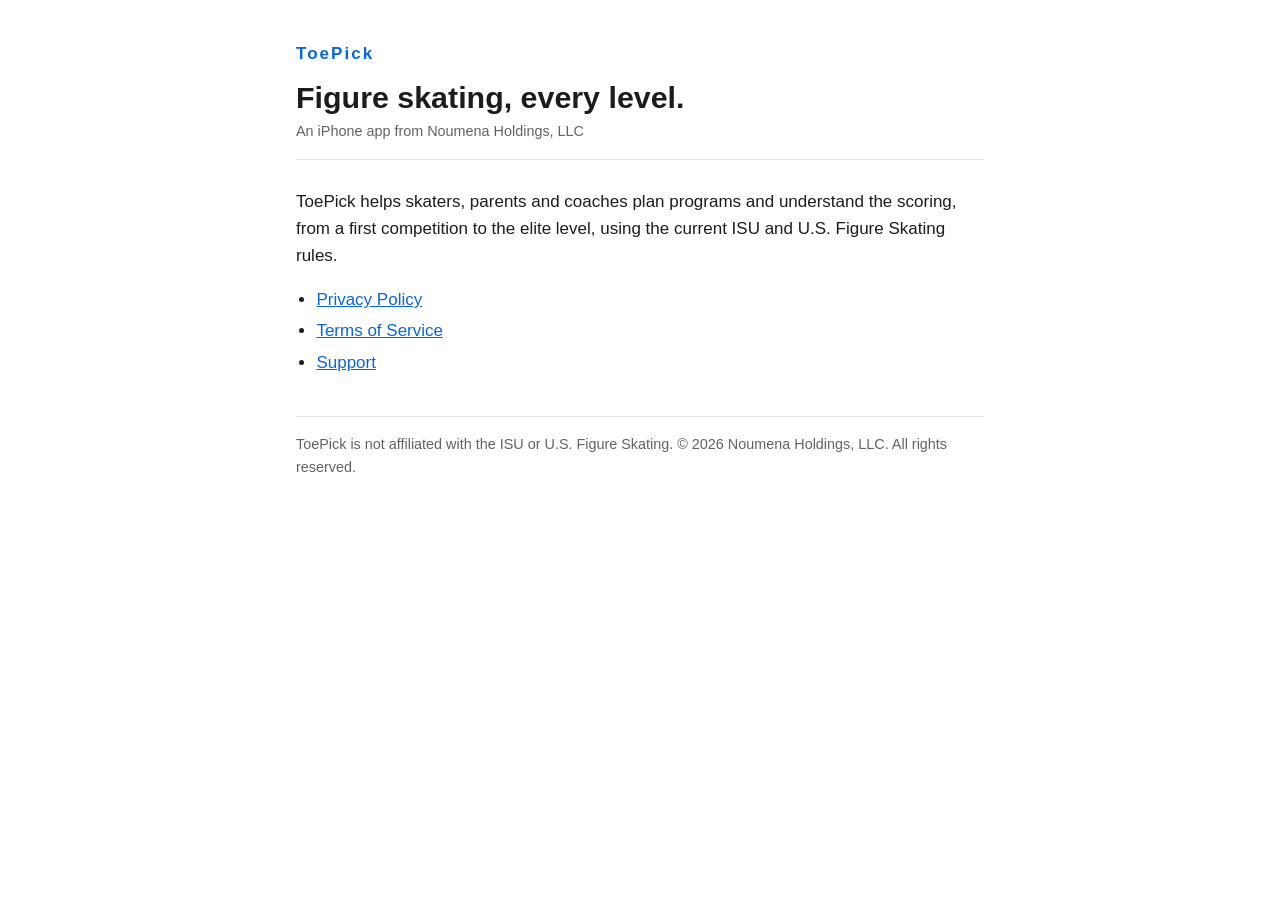
<file: index.html>
<!doctype html>
<!-- ToePick · Copyright © 2026 Noumena Holdings, LLC. All rights reserved. -->
<html lang="en">
<head>
<meta charset="utf-8">
<meta name="viewport" content="width=device-width, initial-scale=1">
<title>ToePick Figure Skating</title>
<link rel="stylesheet" href="style.css">
</head>
<body>
<main>
<header>
  <span class="brand">ToePick</span>
  <h1>Figure skating, every level.</h1>
  <p class="meta">An iPhone app from Noumena Holdings, LLC</p>
</header>

<p>ToePick helps skaters, parents and coaches plan programs and understand the scoring, from a first competition to the elite level, using the current ISU and U.S. Figure Skating rules.</p>

<ul>
  <li><a href="privacy.html">Privacy Policy</a></li>
  <li><a href="terms.html">Terms of Service</a></li>
  <li><a href="support.html">Support</a></li>
</ul>

<footer>ToePick is not affiliated with the ISU or U.S. Figure Skating. © 2026 Noumena Holdings, LLC. All rights reserved.</footer>
</main>
</body>
</html>
</file>
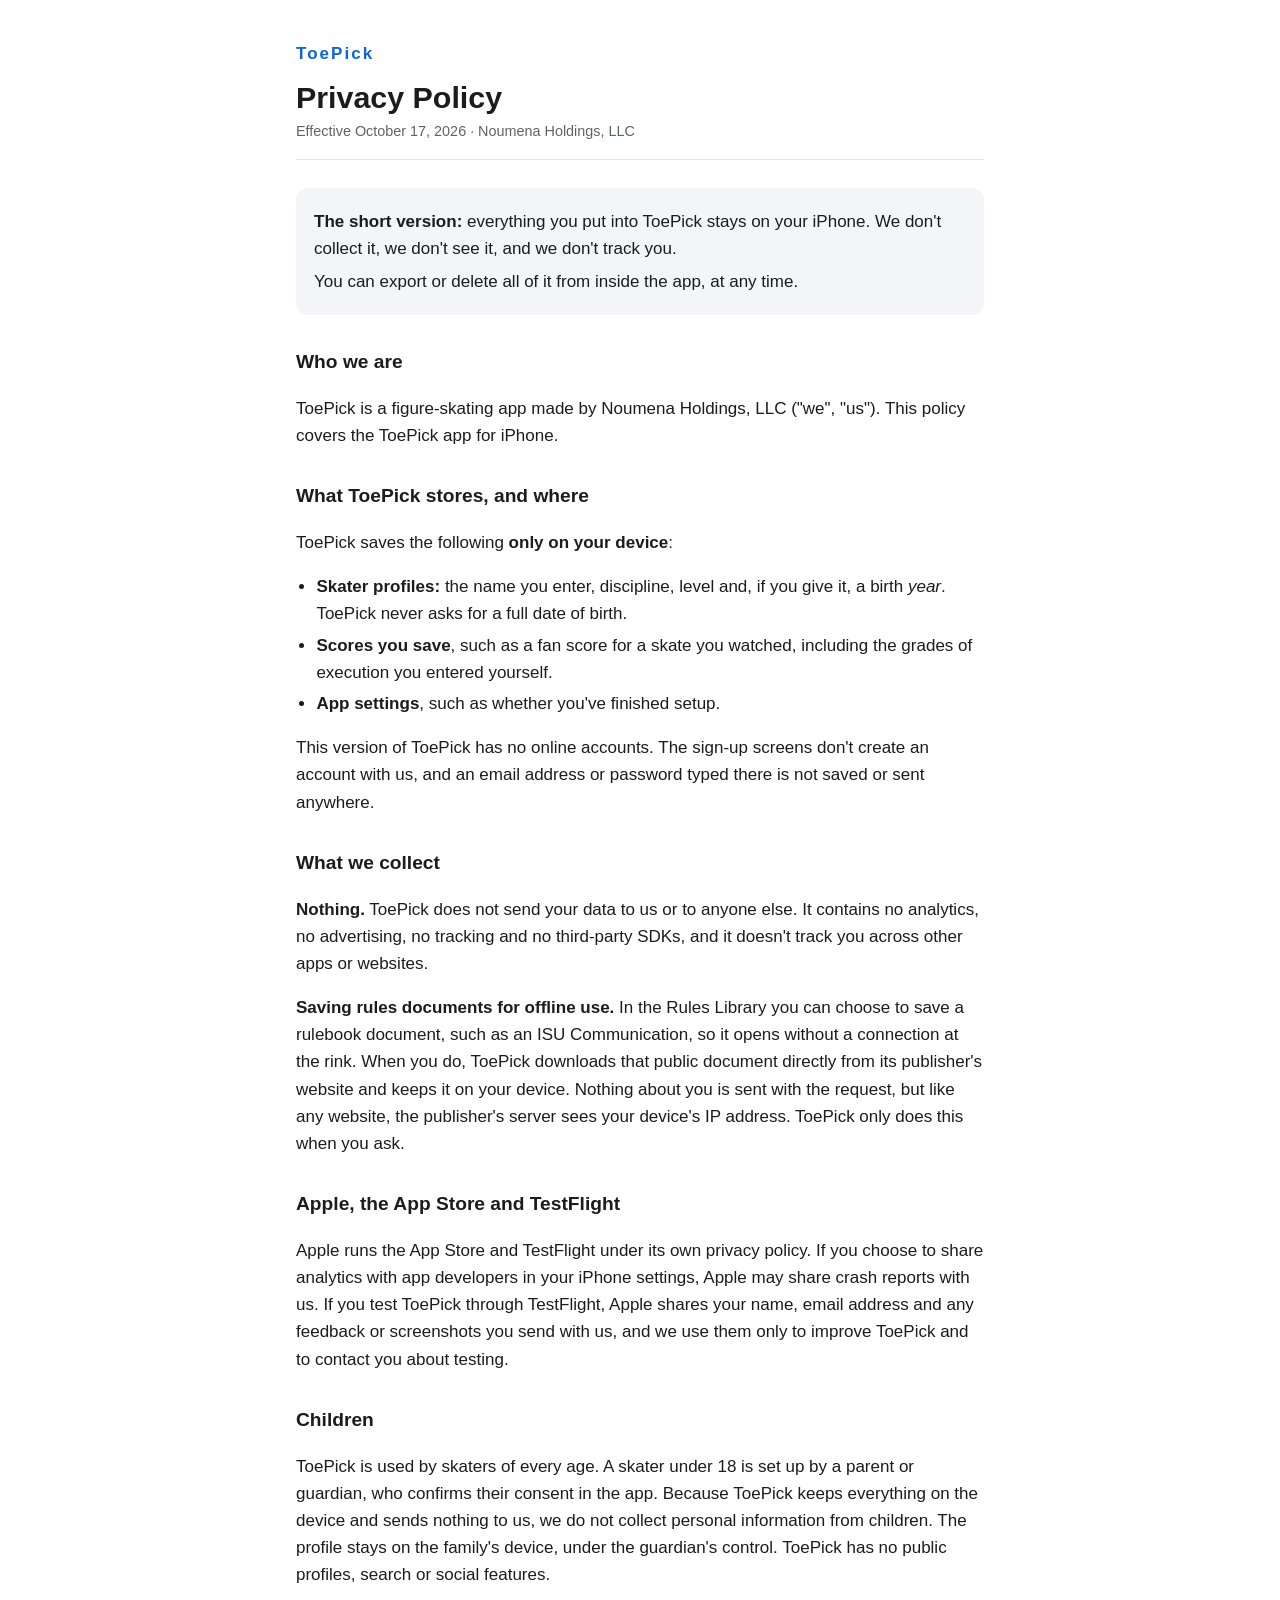
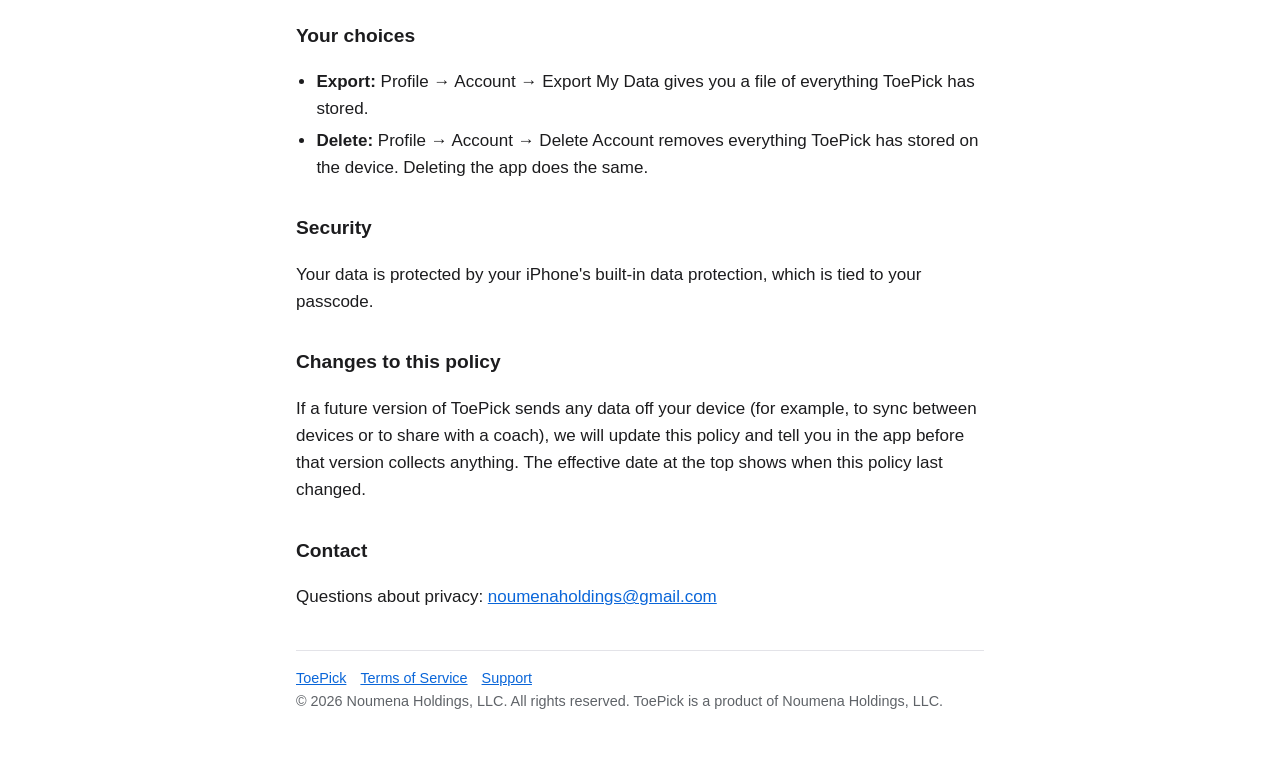
<file: privacy.html>
<!doctype html>
<!-- ToePick · Copyright © 2026 Noumena Holdings, LLC. All rights reserved. -->
<html lang="en">
<head>
<meta charset="utf-8">
<meta name="viewport" content="width=device-width, initial-scale=1">
<title>ToePick Privacy Policy</title>
<link rel="stylesheet" href="style.css">
</head>
<body>
<main>
<header>
  <a class="brand" href="./">ToePick</a>
  <h1>Privacy Policy</h1>
  <p class="meta">Effective October 17, 2026 · Noumena Holdings, LLC</p>
</header>

<div class="summary">
  <p><strong>The short version:</strong> everything you put into ToePick stays on your iPhone. We don't collect it, we don't see it, and we don't track you.</p>
  <p>You can export or delete all of it from inside the app, at any time.</p>
</div>

<h2>Who we are</h2>
<p>ToePick is a figure-skating app made by Noumena Holdings, LLC ("we", "us"). This policy covers the ToePick app for iPhone.</p>

<h2>What ToePick stores, and where</h2>
<p>ToePick saves the following <strong>only on your device</strong>:</p>
<ul>
  <li><strong>Skater profiles:</strong> the name you enter, discipline, level and, if you give it, a birth <em>year</em>. ToePick never asks for a full date of birth.</li>
  <li><strong>Scores you save</strong>, such as a fan score for a skate you watched, including the grades of execution you entered yourself.</li>
  <li><strong>App settings</strong>, such as whether you've finished setup.</li>
</ul>
<p>This version of ToePick has no online accounts. The sign-up screens don't create an account with us, and an email address or password typed there is not saved or sent anywhere.</p>

<h2>What we collect</h2>
<p><strong>Nothing.</strong> ToePick does not send your data to us or to anyone else. It contains no analytics, no advertising, no tracking and no third-party SDKs, and it doesn't track you across other apps or websites.</p>
<p><strong>Saving rules documents for offline use.</strong> In the Rules Library you can choose to save a rulebook document, such as an ISU Communication, so it opens without a connection at the rink. When you do, ToePick downloads that public document directly from its publisher's website and keeps it on your device. Nothing about you is sent with the request, but like any website, the publisher's server sees your device's IP address. ToePick only does this when you ask.</p>

<h2>Apple, the App Store and TestFlight</h2>
<p>Apple runs the App Store and TestFlight under its own privacy policy. If you choose to share analytics with app developers in your iPhone settings, Apple may share crash reports with us. If you test ToePick through TestFlight, Apple shares your name, email address and any feedback or screenshots you send with us, and we use them only to improve ToePick and to contact you about testing.</p>

<h2>Children</h2>
<p>ToePick is used by skaters of every age. A skater under 18 is set up by a parent or guardian, who confirms their consent in the app. Because ToePick keeps everything on the device and sends nothing to us, we do not collect personal information from children. The profile stays on the family's device, under the guardian's control. ToePick has no public profiles, search or social features.</p>

<h2>Your choices</h2>
<ul>
  <li><strong>Export:</strong> Profile → Account → Export My Data gives you a file of everything ToePick has stored.</li>
  <li><strong>Delete:</strong> Profile → Account → Delete Account removes everything ToePick has stored on the device. Deleting the app does the same.</li>
</ul>

<h2>Security</h2>
<p>Your data is protected by your iPhone's built-in data protection, which is tied to your passcode.</p>

<h2>Changes to this policy</h2>
<p>If a future version of ToePick sends any data off your device (for example, to sync between devices or to share with a coach), we will update this policy and tell you in the app before that version collects anything. The effective date at the top shows when this policy last changed.</p>

<h2>Contact</h2>
<p>Questions about privacy: <a href="mailto:noumenaholdings@gmail.com">noumenaholdings@gmail.com</a></p>

<footer>
  <a href="./">ToePick</a><a href="terms.html">Terms of Service</a><a href="support.html">Support</a>
<p class="meta">© 2026 Noumena Holdings, LLC. All rights reserved. ToePick is a product of Noumena Holdings, LLC.</p>
</footer>
</main>
</body>
</html>
</file>
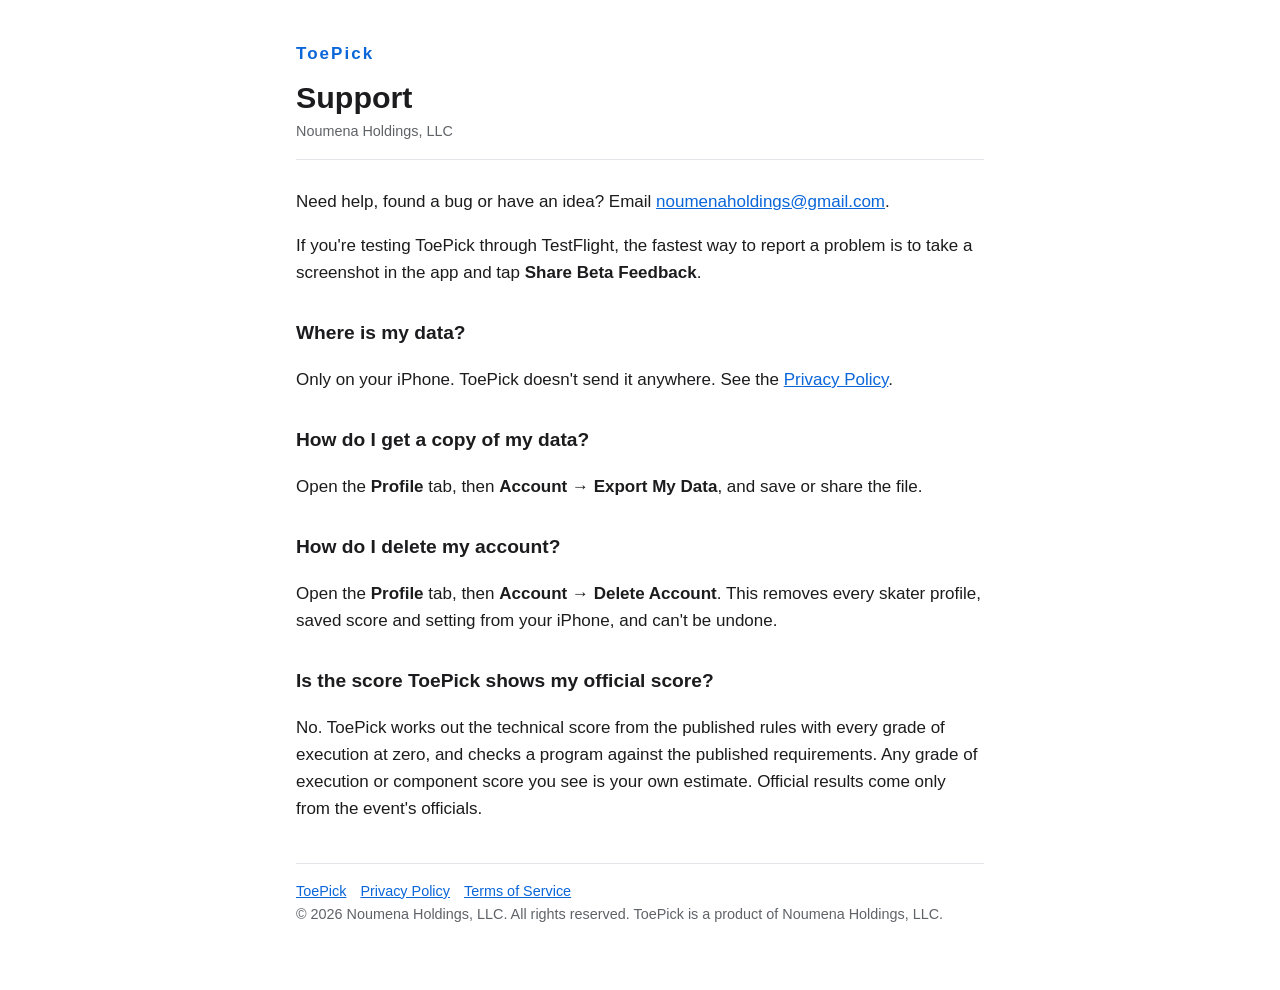
<file: support.html>
<!doctype html>
<!-- ToePick · Copyright © 2026 Noumena Holdings, LLC. All rights reserved. -->
<html lang="en">
<head>
<meta charset="utf-8">
<meta name="viewport" content="width=device-width, initial-scale=1">
<title>ToePick Support</title>
<link rel="stylesheet" href="style.css">
</head>
<body>
<main>
<header>
  <a class="brand" href="./">ToePick</a>
  <h1>Support</h1>
  <p class="meta">Noumena Holdings, LLC</p>
</header>

<p>Need help, found a bug or have an idea? Email <a href="mailto:noumenaholdings@gmail.com">noumenaholdings@gmail.com</a>.</p>
<p>If you're testing ToePick through TestFlight, the fastest way to report a problem is to take a screenshot in the app and tap <strong>Share Beta Feedback</strong>.</p>

<h2>Where is my data?</h2>
<p>Only on your iPhone. ToePick doesn't send it anywhere. See the <a href="privacy.html">Privacy Policy</a>.</p>

<h2>How do I get a copy of my data?</h2>
<p>Open the <strong>Profile</strong> tab, then <strong>Account → Export My Data</strong>, and save or share the file.</p>

<h2>How do I delete my account?</h2>
<p>Open the <strong>Profile</strong> tab, then <strong>Account → Delete Account</strong>. This removes every skater profile, saved score and setting from your iPhone, and can't be undone.</p>

<h2>Is the score ToePick shows my official score?</h2>
<p>No. ToePick works out the technical score from the published rules with every grade of execution at zero, and checks a program against the published requirements. Any grade of execution or component score you see is your own estimate. Official results come only from the event's officials.</p>

<footer>
  <a href="./">ToePick</a><a href="privacy.html">Privacy Policy</a><a href="terms.html">Terms of Service</a>
<p class="meta">© 2026 Noumena Holdings, LLC. All rights reserved. ToePick is a product of Noumena Holdings, LLC.</p>
</footer>
</main>
</body>
</html>
</file>
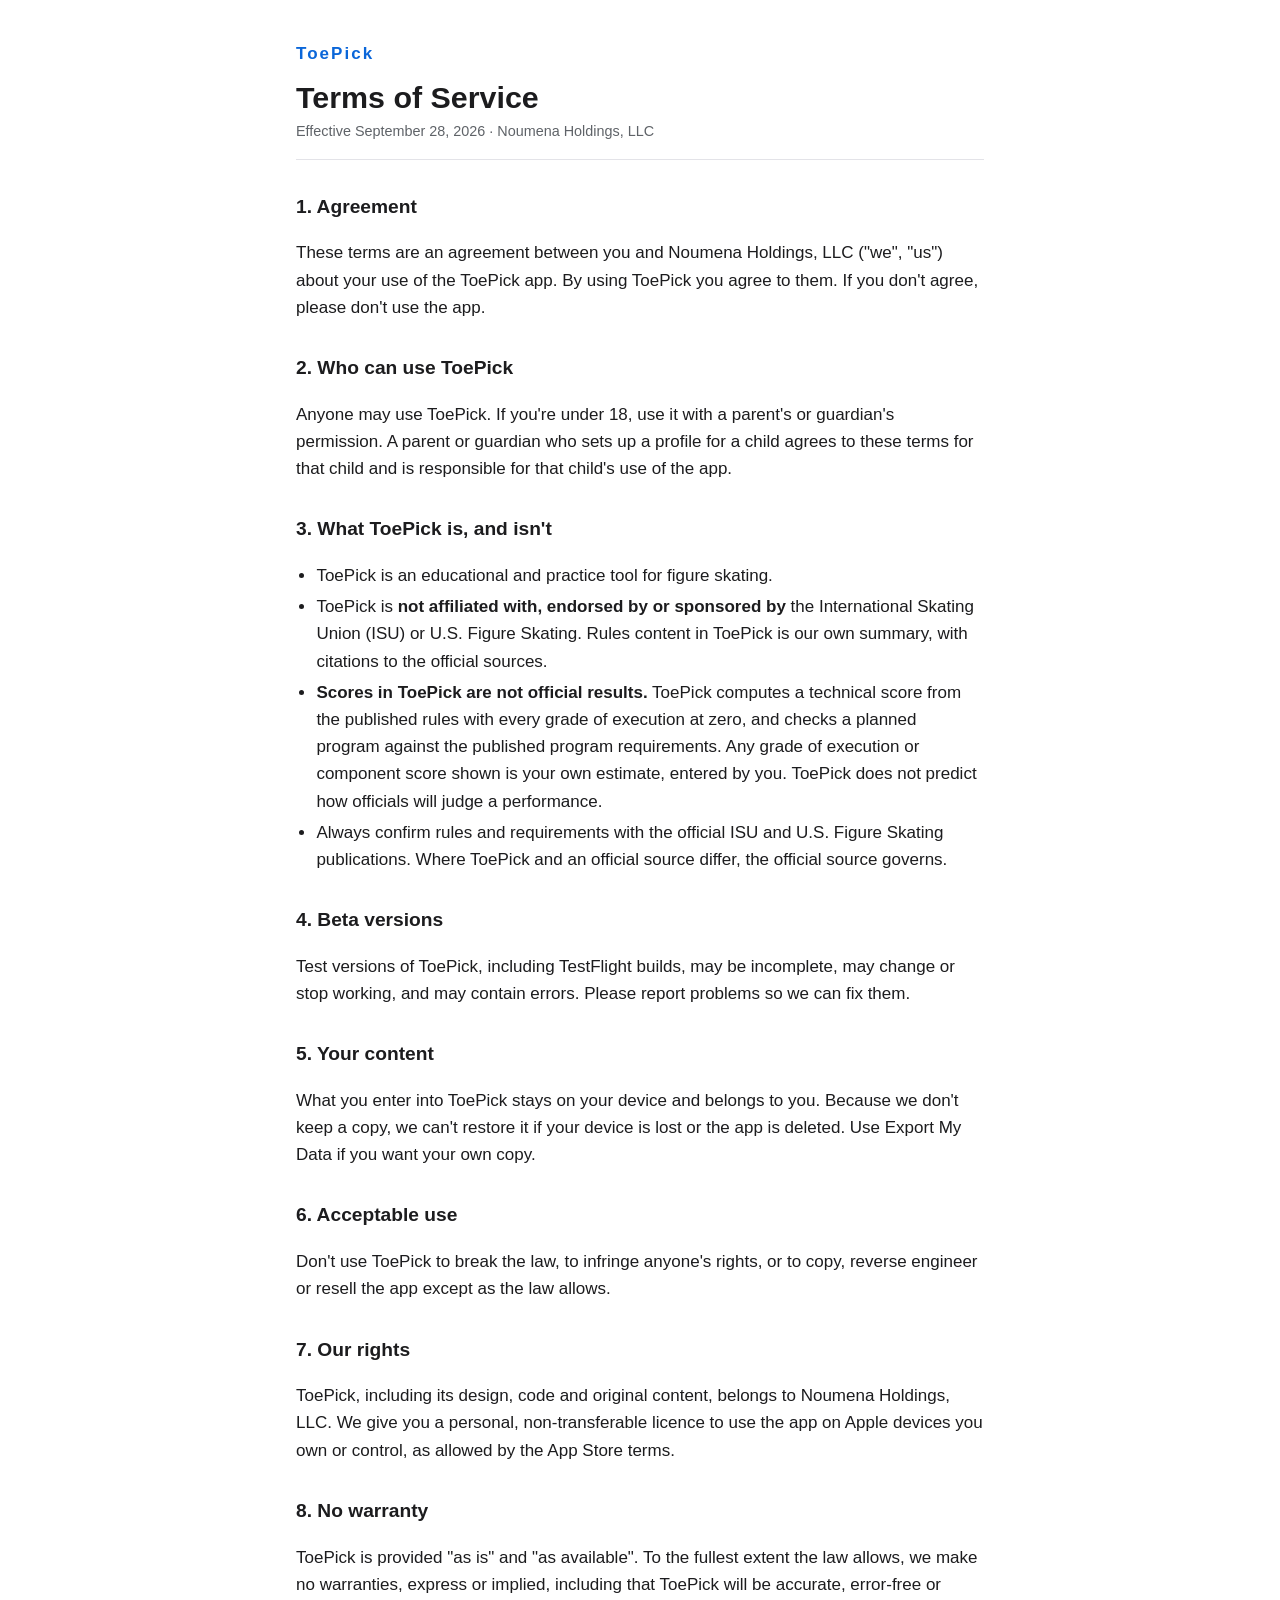
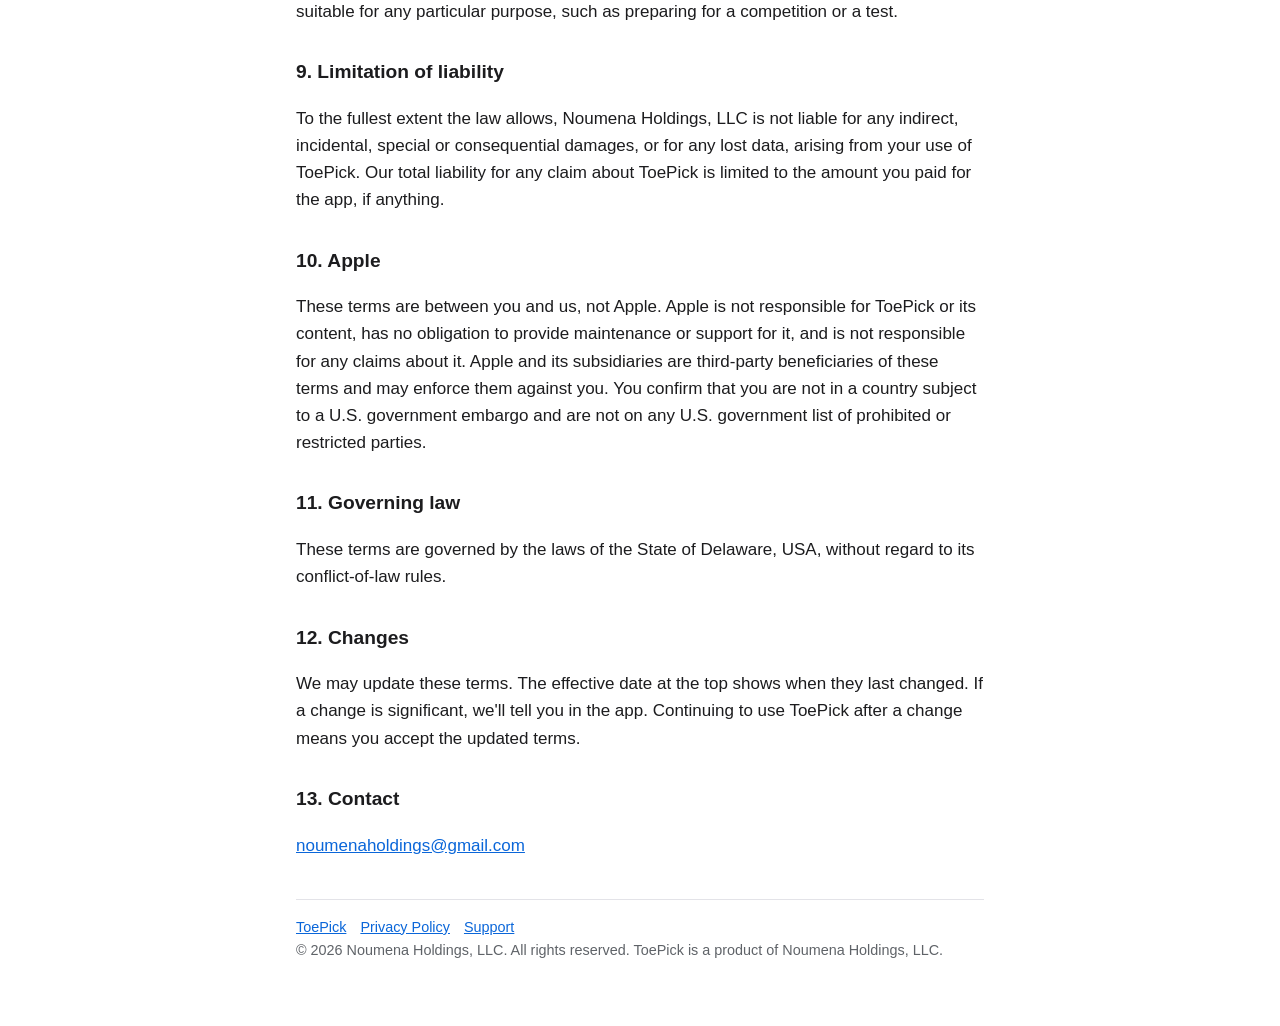
<file: terms.html>
<!doctype html>
<!-- ToePick · Copyright © 2026 Noumena Holdings, LLC. All rights reserved. -->
<html lang="en">
<head>
<meta charset="utf-8">
<meta name="viewport" content="width=device-width, initial-scale=1">
<title>ToePick Terms of Service</title>
<link rel="stylesheet" href="style.css">
</head>
<body>
<main>
<header>
  <a class="brand" href="./">ToePick</a>
  <h1>Terms of Service</h1>
  <p class="meta">Effective September 28, 2026 · Noumena Holdings, LLC</p>
</header>

<h2>1. Agreement</h2>
<p>These terms are an agreement between you and Noumena Holdings, LLC ("we", "us") about your use of the ToePick app. By using ToePick you agree to them. If you don't agree, please don't use the app.</p>

<h2>2. Who can use ToePick</h2>
<p>Anyone may use ToePick. If you're under 18, use it with a parent's or guardian's permission. A parent or guardian who sets up a profile for a child agrees to these terms for that child and is responsible for that child's use of the app.</p>

<h2>3. What ToePick is, and isn't</h2>
<ul>
  <li>ToePick is an educational and practice tool for figure skating.</li>
  <li>ToePick is <strong>not affiliated with, endorsed by or sponsored by</strong> the International Skating Union (ISU) or U.S. Figure Skating. Rules content in ToePick is our own summary, with citations to the official sources.</li>
  <li><strong>Scores in ToePick are not official results.</strong> ToePick computes a technical score from the published rules with every grade of execution at zero, and checks a planned program against the published program requirements. Any grade of execution or component score shown is your own estimate, entered by you. ToePick does not predict how officials will judge a performance.</li>
  <li>Always confirm rules and requirements with the official ISU and U.S. Figure Skating publications. Where ToePick and an official source differ, the official source governs.</li>
</ul>

<h2>4. Beta versions</h2>
<p>Test versions of ToePick, including TestFlight builds, may be incomplete, may change or stop working, and may contain errors. Please report problems so we can fix them.</p>

<h2>5. Your content</h2>
<p>What you enter into ToePick stays on your device and belongs to you. Because we don't keep a copy, we can't restore it if your device is lost or the app is deleted. Use Export My Data if you want your own copy.</p>

<h2>6. Acceptable use</h2>
<p>Don't use ToePick to break the law, to infringe anyone's rights, or to copy, reverse engineer or resell the app except as the law allows.</p>

<h2>7. Our rights</h2>
<p>ToePick, including its design, code and original content, belongs to Noumena Holdings, LLC. We give you a personal, non-transferable licence to use the app on Apple devices you own or control, as allowed by the App Store terms.</p>

<h2>8. No warranty</h2>
<p>ToePick is provided "as is" and "as available". To the fullest extent the law allows, we make no warranties, express or implied, including that ToePick will be accurate, error-free or suitable for any particular purpose, such as preparing for a competition or a test.</p>

<h2>9. Limitation of liability</h2>
<p>To the fullest extent the law allows, Noumena Holdings, LLC is not liable for any indirect, incidental, special or consequential damages, or for any lost data, arising from your use of ToePick. Our total liability for any claim about ToePick is limited to the amount you paid for the app, if anything.</p>

<h2>10. Apple</h2>
<p>These terms are between you and us, not Apple. Apple is not responsible for ToePick or its content, has no obligation to provide maintenance or support for it, and is not responsible for any claims about it. Apple and its subsidiaries are third-party beneficiaries of these terms and may enforce them against you. You confirm that you are not in a country subject to a U.S. government embargo and are not on any U.S. government list of prohibited or restricted parties.</p>

<h2>11. Governing law</h2>
<p>These terms are governed by the laws of the State of Delaware, USA, without regard to its conflict-of-law rules.</p>

<h2>12. Changes</h2>
<p>We may update these terms. The effective date at the top shows when they last changed. If a change is significant, we'll tell you in the app. Continuing to use ToePick after a change means you accept the updated terms.</p>

<h2>13. Contact</h2>
<p><a href="mailto:noumenaholdings@gmail.com">noumenaholdings@gmail.com</a></p>

<footer>
  <a href="./">ToePick</a><a href="privacy.html">Privacy Policy</a><a href="support.html">Support</a>
<p class="meta">© 2026 Noumena Holdings, LLC. All rights reserved. ToePick is a product of Noumena Holdings, LLC.</p>
</footer>
</main>
</body>
</html>
</file>
<file: style.css>
/* ToePick · Copyright © 2026 Noumena Holdings, LLC. All rights reserved. */
:root {
  --bg: #ffffff;
  --text: #1c1c1e;
  --muted: #5f6368;
  --accent: #0a66d9;
  --rule: #e3e3e8;
  --panel: #f4f5f8;
}
@media (prefers-color-scheme: dark) {
  :root {
    --bg: #111214;
    --text: #ececef;
    --muted: #a0a3aa;
    --accent: #5aa2ff;
    --rule: #2a2c31;
    --panel: #1b1d21;
  }
}
* { box-sizing: border-box; }
body {
  margin: 0;
  background: var(--bg);
  color: var(--text);
  font: 17px/1.6 -apple-system, BlinkMacSystemFont, "Segoe UI", Roboto, sans-serif;
}
main { max-width: 720px; margin: 0 auto; padding: 40px 16px 64px; }
header { border-bottom: 1px solid var(--rule); margin-bottom: 28px; padding-bottom: 16px; }
.brand { font-weight: 900; letter-spacing: 0.12em; color: var(--accent); text-decoration: none; }
h1 { font-size: 1.9rem; line-height: 1.2; margin: 12px 0 4px; }
h2 { font-size: 1.2rem; margin: 32px 0 8px; }
.meta { color: var(--muted); font-size: 0.9rem; margin: 0; }
a { color: var(--accent); }
ul { padding-left: 1.2em; }
li { margin: 4px 0; }
.summary { background: var(--panel); border-radius: 12px; padding: 14px 18px; }
.summary p { margin: 6px 0; }
footer { border-top: 1px solid var(--rule); margin-top: 40px; padding-top: 16px; color: var(--muted); font-size: 0.9rem; }
footer a { margin-right: 14px; }
</file>
